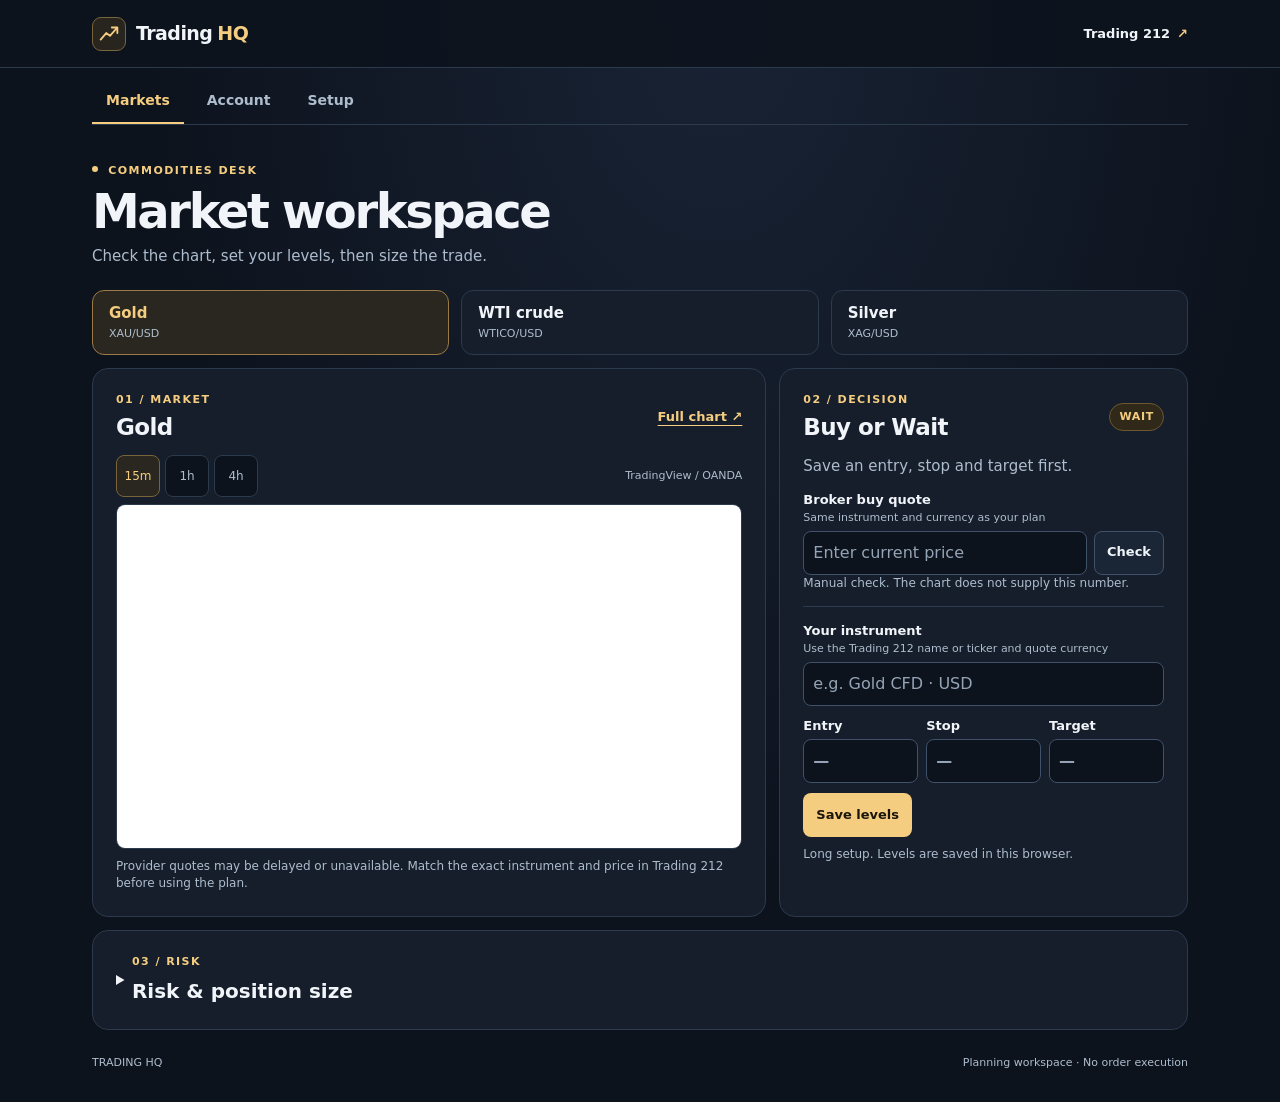
<file: index.html>
<!doctype html>
<html lang="en-GB">
<head>
<meta charset="utf-8">
<meta name="viewport" content="width=device-width,initial-scale=1">
<meta name="theme-color" content="#0d131d">
<meta name="description" content="Trading HQ mobile workspace for Gold, WTI crude and Silver.">
<title>Trading HQ · Commodity workspace</title>
<link rel="stylesheet" href="styles.css">
<script type="module" src="app.js"></script>
</head>
<body>
<header class="top"><div class="shell top-inner">
  <a class="brand" href="#markets"><span class="logo" aria-hidden="true"><svg viewBox="0 0 28 28" fill="none"><path d="m5 20 6-7 4 3 8-9M17 7h6v6" stroke="currentColor" stroke-width="2" stroke-linecap="round" stroke-linejoin="round"/></svg></span> Trading <strong>HQ</strong></a>
  <a class="broker" href="https://app.trading212.com/" target="_blank" rel="noopener">Trading 212 <span aria-hidden="true">↗</span></a>
</div></header>
<main class="shell">
  <nav class="nav" aria-label="Workspace"><a href="#markets" aria-current="page">Markets</a><a href="#account">Account</a><a href="#setup">Setup</a></nav>
  <section id="markets" class="page">
    <div class="intro"><p class="eyebrow"><span></span> COMMODITIES DESK</p><h1>Market workspace</h1><p>Check the chart, set your levels, then size the trade.</p></div>
    <div class="instruments" aria-label="Market selection">
      <button type="button" data-market="gold" aria-pressed="true"><b>Gold</b><small>XAU/USD</small></button>
      <button type="button" data-market="wti" aria-pressed="false"><b>WTI <span class="wide">crude</span></b><small>WTICO/USD</small></button>
      <button type="button" data-market="silver" aria-pressed="false"><b>Silver</b><small>XAG/USD</small></button>
    </div>
    <div class="layout">
      <section class="panel market-panel" aria-labelledby="market-name">
        <div class="section-head"><div><p class="eyebrow">01 / MARKET</p><h2 id="market-name">Gold</h2></div><a class="quiet-link" id="full-chart" href="https://www.tradingview.com/symbols/XAUUSD/?exchange=OANDA" target="_blank" rel="noopener">Full chart ↗</a></div>
        <div class="chart-tools"><div class="intervals" aria-label="Chart interval"><button type="button" data-interval="15" aria-pressed="true">15m</button><button type="button" data-interval="60" aria-pressed="false">1h</button><button type="button" data-interval="240" aria-pressed="false">4h</button></div><small>TradingView / OANDA</small></div>
        <iframe class="chart" id="market-chart" title="TradingView Gold chart" allowfullscreen></iframe>
        <p class="fine">Provider quotes may be delayed or unavailable. Match the exact instrument and price in Trading 212 before using the plan.</p>
      </section>
      <section class="panel decision" aria-labelledby="decision-title">
        <div class="section-head"><div><p class="eyebrow">02 / DECISION</p><h2 id="decision-title">Buy or Wait</h2></div><span id="decision-tag" class="tag">WAIT</span></div>
        <p id="decision-reason" aria-live="polite">Save an entry, stop and target first.</p>
        <form id="price-form">
          <label for="quote">Broker buy quote <small>Same instrument and currency as your plan</small></label>
          <div class="input-action"><input id="quote" type="number" inputmode="decimal" min="0" step="any" placeholder="Enter current price" required><button class="button secondary">Check</button></div>
        </form>
        <p id="quote-status" class="fine">Manual check. The chart does not supply this number.</p>
        <div class="separator"></div>
        <form id="levels-form">
          <label for="instrument">Your instrument <small>Use the Trading 212 name or ticker and quote currency</small></label>
          <input id="instrument" type="text" maxlength="70" placeholder="e.g. Gold CFD · USD" required>
          <div class="fields three">
            <label>Entry <input id="entry" type="number" inputmode="decimal" min="0" step="any" required placeholder="—"></label>
            <label>Stop <input id="stop" type="number" inputmode="decimal" min="0" step="any" required placeholder="—"></label>
            <label>Target <input id="target" type="number" inputmode="decimal" min="0" step="any" required placeholder="—"></label>
          </div>
          <button class="button primary">Save levels</button>
          <p class="fine feedback" id="level-status" role="status">Long setup. Levels are saved in this browser.</p>
        </form>
      </section>
    </div>
    <details class="panel risk" id="risk-panel">
      <summary><span><span class="eyebrow">03 / RISK</span><strong>Risk &amp; position size</strong></span></summary>
      <form id="risk-form">
        <p>Uses the saved entry and stop. Enter the broker’s value in pounds for a 1.00 price move on one order unit.</p>
        <div class="fields two">
          <label>Account equity (£)<input type="number" inputmode="decimal" id="equity" min="0" step="any" required></label>
          <label>Risk limit (%)<input type="number" inputmode="decimal" id="risk" min="0" max="100" step="any" required></label>
          <label>£ per point per unit<input type="number" inputmode="decimal" id="point" min="0" step="any" required></label>
          <label>Order size increment<input type="number" inputmode="decimal" id="step" min="0" step="any" required></label>
          <label>Broker minimum size<input type="number" inputmode="decimal" id="minimum" min="0" step="any" required></label>
          <label>Planned units <small>Optional</small><input type="number" inputmode="decimal" id="units" min="0" step="any"></label>
        </div>
        <button class="button primary">Calculate</button>
        <p id="risk-result" class="output" role="status">Save a plan and enter the broker’s contract details to check size.</p>
        <p class="fine">Estimates exclude spread, fees, financing and slippage. Check broker margin before trading. Stops can fill at a worse price.</p>
      </form>
    </details>
  </section>
  <section id="account" class="page" hidden>
    <div class="intro"><p class="eyebrow"><span></span> TRADING 212</p><h1>Account &amp; positions</h1><p>Review a CSV snapshot or check current figures in the broker app.</p></div>
    <section class="panel">
      <div class="section-head"><div><p class="eyebrow">CSV / PRIVATE TO THIS TAB</p><h2>Import Trading 212 CSV</h2></div><span class="tag neutral">FILE SNAPSHOT</span></div>
      <p>In Trading 212, tap Menu → History → Export. A standard CFD CSV includes closed activity. Check the broker for your current balance and positions.</p>
      <div class="actions"><label class="button primary file-button">Choose CSV<input id="csv-file" type="file" accept=".csv,text/csv"></label><button type="button" id="clear-csv" class="button secondary">Clear import</button></div>
      <p id="csv-status" class="fine feedback" role="status">No file imported. Your file stays in this tab.</p>
      <div class="snapshots">
        <div><small>Reported balance</small><strong id="account-balance">—</strong><p id="balance-note">Available when explicitly included in the file.</p></div>
        <div><small>Reported open positions</small><strong id="account-open">—</strong><p id="open-note">Available when explicitly included in the file.</p></div>
        <div><small>Closed positions</small><strong id="account-closed">—</strong><p>History from the selected export period.</p></div>
      </div>
      <div id="open-list"></div>
      <button type="button" id="use-balance" class="button secondary" hidden>Copy GBP balance to risk form</button>
      <details id="import-journal" hidden><summary>Closed trade journal <span id="closed-summary"></span></summary><label>Filter by instrument<input id="journal-filter" type="search" placeholder="e.g. Gold"></label><div id="journal-list"></div></details>
    </section>
    <section class="panel compact"><h2>Existing Trading HQ tools</h2><p>Use the original performance chart, journal and custom watchlist.</p><a class="quiet-link" href="workflow.html">Open existing tools →</a><p class="fine">Older watchlists and levels stay on the browser and address where you saved them. Your existing GitHub Pages shortcut still opens those tools.</p></section>
  </section>
  <section id="setup" class="page" hidden>
    <div class="intro"><p class="eyebrow"><span></span> QUICK START</p><h1>Set up Trading HQ</h1><p>Three steps for your first phone session.</p></div>
    <div class="layout setup-layout">
      <section class="panel">
        <h2>First session</h2>
        <ol class="steps">
          <li><div><b>Pick a market</b><p>Check the chart on 15m, 1h or 4h. Match your broker symbol.</p><a href="#markets">Open Markets →</a></div></li>
          <li><div><b>Import account history</b><p>Choose your Trading 212 CSV. Check the broker for fields missing from the export.</p><a href="#account">Open Account →</a></div></li>
          <li><div><b>Save a plan and check risk</b><p>Enter your instrument, entry, stop and target. Check the broker quote, then calculate size.</p><a href="#markets">Open your plan →</a></div></li>
        </ol>
        <details><summary>Move saved levels between browsers</summary><p>Download your plan file on the old browser or host. Open it here to replace the plans in this browser. CSVs are excluded.</p><div class="actions"><button type="button" id="export-plans" class="button secondary">Download plans</button><label class="button secondary file-button">Import plans<input type="file" id="import-plans" accept=".json,application/json"></label></div><p id="transfer-status" class="fine feedback" role="status"></p></details>
      </section>
      <section class="panel">
        <h2>Connection status</h2>
        <ul class="statuses">
          <li><b>Charts</b><span>TradingView embed</span><p>Quote timing and availability depend on the provider.</p></li>
          <li><b>Balance &amp; CFD positions</b><span>CSV / broker app</span><p>Current figures are available in Trading 212. Its public API supports Invest and Stocks ISA accounts.</p></li>
          <li><b>Background alerts</b><span>Service needed</span><p>Saved levels are manual. Your ChatGPT commodity alerts are separate.</p></li>
          <li><b>News feed</b><span>Service needed</span><p>A licensed feed and timestamped headlines would appear here.</p></li>
        </ul>
      </section>
    </div>
    <section class="panel upgrade">
      <div class="section-head"><div><p class="eyebrow">EXISTING REPOSITORY / MAIN</p><h2>Upgrade checklist</h2></div><a class="quiet-link" href="https://github.com/welshescape-tech/trading-hq-live" target="_blank" rel="noopener">GitHub ↗</a></div>
      <ol class="steps">
        <li><div><b>P0 · Review and merge the workspace</b><p><code>index.html</code> is the Pages entry. <code>styles.css</code> and <code>app.js</code> power the mobile view. <code>workflow.html</code> keeps the original tools. Keep Pages on <code>main / (root)</code> for the phone shortcut.</p></div></li>
        <li><div><b>P0 · Verify a fresh CSV</b><p><code>trading-core.js</code> reads the export. Supported snapshot columns are listed in <code>README.md</code>. Check history and any explicitly reported balance or open positions against the broker.</p></div></li>
        <li><div><b>P1 · Connect a licensed quote source</b><p>Proposed <code>services/quotes.js</code> for a server-side feed. Keep source and timestamp labels in <code>app.js</code>.</p></div></li>
        <li><div><b>P2 · Add alerts and news services</b><p>Proposed <code>services/alerts.js</code> and <code>services/news.js</code>. Set up hosting, delivery and feed licensing before enabling either.</p></div></li>
      </ol>
      <p class="fine"><a href="https://helpcentre.trading212.com/hc/en-us/articles/36243765206301-How-to-export-the-trading-data-from-my-CFD-account" target="_blank" rel="noopener">Trading 212 CSV guide ↗</a> · <a href="https://docs.trading212.com/api/section/general-information/only-for-invest-and-stocks-isa" target="_blank" rel="noopener">API account support ↗</a></p>
      <a class="quiet-link" href="https://welshescape-tech.github.io/trading-hq-live/" target="_blank" rel="noopener">Existing phone shortcut ↗</a>
    </section>
  </section>
</main>
<footer class="shell"><span>TRADING HQ</span><span>Planning workspace · No order execution</span></footer>
</body>
</html>
</file>
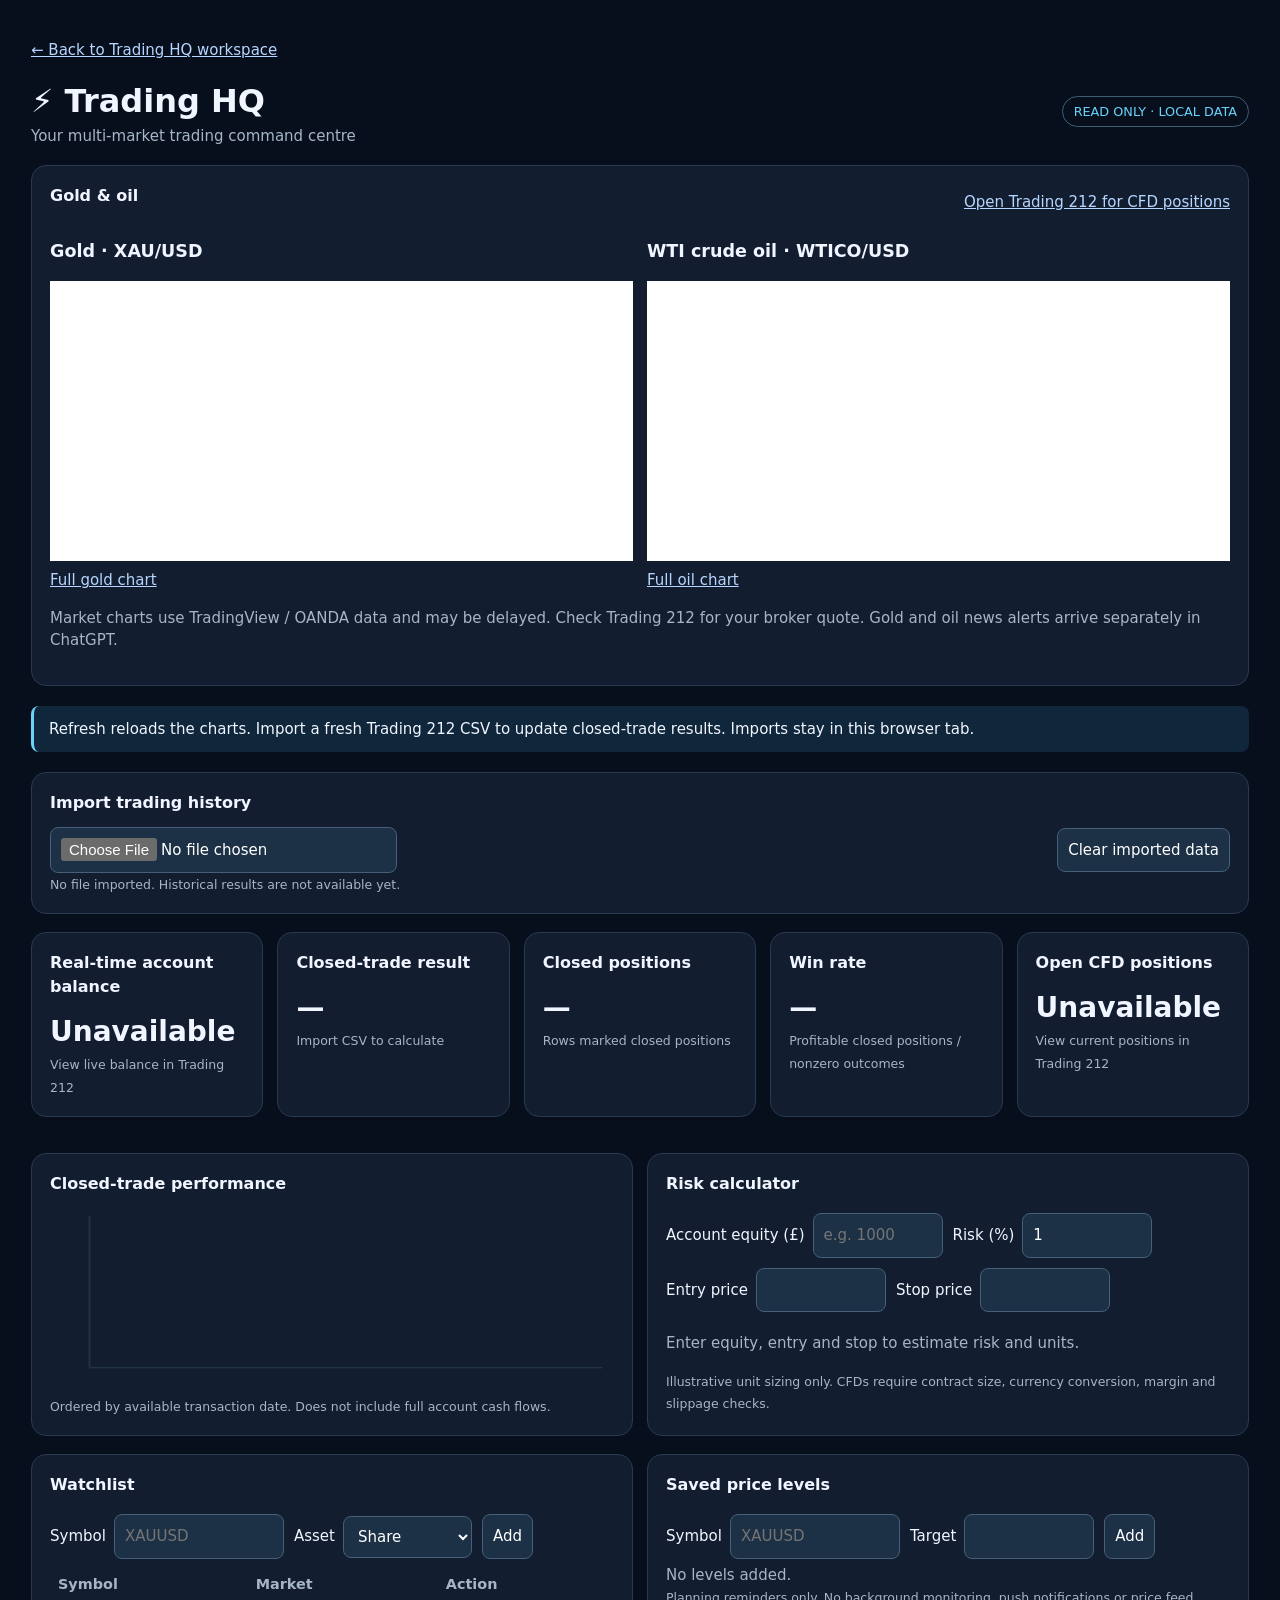
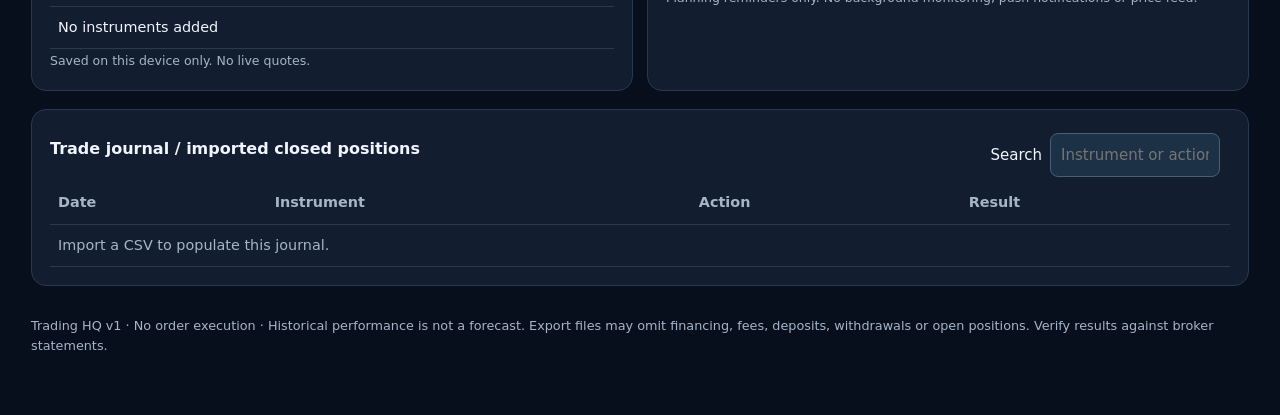
<file: workflow.html>
<!doctype html>
<html lang="en"><head><meta charset="utf-8"><meta name="viewport" content="width=device-width,initial-scale=1"><meta name="theme-color" content="#080f1c"><title>Trading HQ | Dashboard</title>
<style>
:root{color-scheme:dark;--bg:#080f1c;--panel:#121e30;--line:#293a50;--muted:#a6b5c8;--blue:#6bd2fa;--green:#61d6a4;--red:#ff8190}
*{box-sizing:border-box}body{margin:0;background:var(--bg);color:#f0f5ff;font:15px/1.5 system-ui,Segoe UI,sans-serif}main{max-width:1250px;margin:auto;padding:24px 16px 60px}header,.flex{display:flex;justify-content:space-between;align-items:center;gap:12px;flex-wrap:wrap}h1{margin:0;font-size:2rem}h2{font-size:1rem;margin:0 0 12px}p,small,.muted{color:var(--muted)}.pill{border:1px solid #3c5e77;border-radius:20px;padding:5px 11px;color:var(--blue);font-size:.8rem}.grid{display:grid;grid-template-columns:repeat(auto-fit,minmax(210px,1fr));gap:14px;margin:18px 0}.card{background:var(--panel);border:1px solid var(--line);border-radius:15px;padding:18px;min-width:0}.value{font-size:1.75rem;font-weight:750;overflow-wrap:anywhere}.good{color:var(--green)}.bad{color:var(--red)}a{color:#b6d5ff}.market-chart{display:block;width:100%;height:280px;border:0;margin-bottom:.5rem}.notice{border-left:3px solid var(--blue);padding:12px 15px;background:#10263a;border-radius:8px;margin:20px 0}button,input,select{background:#1c3046;color:white;border:1px solid #456078;border-radius:8px;padding:10px;font:inherit}button{cursor:pointer}button:hover{border-color:var(--blue)}input[type=file]{max-width:100%}input[type=number]{width:130px}input[type=text]{width:170px}label{display:inline-flex;align-items:center;gap:8px;flex-wrap:wrap;margin:5px 10px 5px 0}table{border-collapse:collapse;width:100%;font-size:.9rem}th,td{padding:10px 8px;text-align:left;border-bottom:1px solid var(--line)}th{color:var(--muted)}.scroll{overflow:auto}section{margin-top:18px}.two{display:grid;grid-template-columns:repeat(auto-fit,minmax(310px,1fr));gap:14px}canvas{width:100%;height:180px}footer{margin-top:30px;color:var(--muted);font-size:.8rem}
</style></head><body><main><p><a href="index.html#account">← Back to Trading HQ workspace</a></p>
<header><div><h1>⚡ Trading HQ</h1><div class="muted">Your multi-market trading command centre</div></div><span class="pill">READ ONLY · LOCAL DATA</span></header>
<section class="card" aria-labelledby="markets-heading">
  <div class="flex"><h2 id="markets-heading">Gold &amp; oil</h2>
    <a href="https://app.trading212.com/" target="_blank" rel="noopener noreferrer">Open Trading 212 for CFD positions</a>
  </div>
  <div class="two">
    <div>
      <h3>Gold · XAU/USD</h3>
      <iframe class="market-chart" title="TradingView gold chart" src="https://s.tradingview.com/widgetembed/?symbol=OANDA%3AXAUUSD&amp;interval=15&amp;theme=dark&amp;hidesidetoolbar=1&amp;symboledit=0"></iframe>
      <a href="https://www.tradingview.com/symbols/XAUUSD/?exchange=OANDA" target="_blank" rel="noopener noreferrer">Full gold chart</a>
    </div>
    <div>
      <h3>WTI crude oil · WTICO/USD</h3>
      <iframe class="market-chart" title="TradingView WTI crude oil chart" src="https://s.tradingview.com/widgetembed/?symbol=OANDA%3AWTICOUSD&amp;interval=15&amp;theme=dark&amp;hidesidetoolbar=1&amp;symboledit=0"></iframe>
      <a href="https://www.tradingview.com/symbols/WTICOUSD/?exchange=OANDA" target="_blank" rel="noopener noreferrer">Full oil chart</a>
    </div>
  </div>
  <p class="muted">Market charts use TradingView / OANDA data and may be delayed. Check Trading 212 for your broker quote. Gold and oil news alerts arrive separately in ChatGPT.</p>
</section>
<div class="notice">Refresh reloads the charts. Import a fresh Trading 212 CSV to update closed-trade results. Imports stay in this browser tab.</div>
<section class="card"><h2>Import trading history</h2><div class="flex"><input id="csv" type="file" accept=".csv,text/csv"><button id="clear">Clear imported data</button></div><small id="status">No file imported. Historical results are not available yet.</small></section>
<div class="grid"><div class="card"><h2>Real-time account balance</h2><div class="value">Unavailable</div><small>View live balance in Trading 212</small></div><div class="card"><h2>Closed-trade result</h2><div class="value" id="pnl">—</div><small id="pnlNote">Import CSV to calculate</small></div><div class="card"><h2>Closed positions</h2><div class="value" id="trades">—</div><small>Rows marked closed positions</small></div><div class="card"><h2>Win rate</h2><div class="value" id="win">—</div><small>Profitable closed positions / nonzero outcomes</small></div><div class="card"><h2>Open CFD positions</h2><div class="value">Unavailable</div><small>View current positions in Trading 212</small></div></div>
<div class="two"><section class="card"><h2>Closed-trade performance</h2><canvas id="chart" width="600" height="220" aria-label="Cumulative closed-trade results chart"></canvas><small>Ordered by available transaction date. Does not include full account cash flows.</small></section><section class="card"><h2>Risk calculator</h2><div><label>Account equity (£) <input id="equity" type="number" min="0" step=".01" placeholder="e.g. 1000"></label><label>Risk (%) <input id="risk" type="number" min="0" max="100" step=".1" value="1"></label></div><div><label>Entry price <input id="entry" type="number" min="0" step="any"></label><label>Stop price <input id="stop" type="number" min="0" step="any"></label></div><p id="riskout">Enter equity, entry and stop to estimate risk and units.</p><small>Illustrative unit sizing only. CFDs require contract size, currency conversion, margin and slippage checks.</small></section></div>
<div class="two"><section class="card"><h2>Watchlist</h2><div><label>Symbol <input id="symbol" type="text" placeholder="XAUUSD"></label><label>Asset <select id="asset"><option>Share</option><option>ETF / ETC</option><option>Commodity</option><option>Index</option><option>FX</option><option>Crypto</option></select></label><button id="add">Add</button></div><div class="scroll"><table><thead><tr><th>Symbol</th><th>Market</th><th>Action</th></tr></thead><tbody id="watch"></tbody></table></div><small>Saved on this device only. No live quotes.</small></section><section class="card"><h2>Saved price levels</h2><div><label>Symbol <input id="alertsymbol" type="text" placeholder="XAUUSD"></label><label>Target <input id="target" type="number" step="any"></label><button id="addalert">Add</button></div><div id="alerts" class="muted">No levels added.</div><small>Planning reminders only. No background monitoring, push notifications or price feed.</small></section></div>
<section class="card"><div class="flex"><h2>Trade journal / imported closed positions</h2><label>Search <input id="filter" type="text" placeholder="Instrument or action"></label></div><div class="scroll"><table><thead><tr><th>Date</th><th>Instrument</th><th>Action</th><th>Result</th></tr></thead><tbody id="journal"><tr><td colspan="4" class="muted">Import a CSV to populate this journal.</td></tr></tbody></table></div><small id="count"></small></section>
<footer>Trading HQ v1 · No order execution · Historical performance is not a forecast. Export files may omit financing, fees, deposits, withdrawals or open positions. Verify results against broker statements.</footer>
</main><script>
const $=id=>document.getElementById(id);let closed=[];const money=n=>(n<0?'-':'')+'£'+Math.abs(n).toLocaleString('en-GB',{minimumFractionDigits:2,maximumFractionDigits:2});
function parseCSV(s){const out=[];let row=[],cell='',quote=false;for(let i=0;i<s.length;i++){let c=s[i];if(c==='"'){if(quote&&s[i+1]==='"'){cell+='"';i++}else quote=!quote}else if(c===','&&!quote){row.push(cell);cell=''}else if((c==='\n'||c==='\r')&&!quote){if(c==='\r'&&s[i+1]==='\n')i++;row.push(cell);if(row.some(x=>x.trim()))out.push(row);row=[];cell=''}else cell+=c}row.push(cell);if(row.some(x=>x.trim()))out.push(row);return out}
function num(s){if(s==null||String(s).trim()==='')return NaN;let v=String(s).replace(/[£$€,\s]/g,'');if(/^\(.*\)$/.test(v))v='-'+v.slice(1,-1);return Number(v)}
function draw(){const c=$('chart'),g=c.getContext('2d'),w=c.width,h=c.height;g.clearRect(0,0,w,h);g.strokeStyle='#30475d';g.beginPath();g.moveTo(42,10);g.lineTo(42,h-25);g.lineTo(w-12,h-25);g.stroke();if(!closed.length)return;let sum=0,pts=[0];for(const x of closed)pts.push(sum+=x.pnl);let lo=Math.min(...pts,0),hi=Math.max(...pts,0);if(lo===hi){lo-=1;hi+=1}g.strokeStyle='#6bd2fa';g.lineWidth=2;g.beginPath();pts.forEach((v,i)=>{let x=42+i/Math.max(1,pts.length-1)*(w-55),y=10+(hi-v)/(hi-lo)*(h-35);i?g.lineTo(x,y):g.moveTo(x,y)});g.stroke();g.fillStyle='#a6b5c8';g.font='12px sans-serif';g.fillText(money(hi),45,12);g.fillText(money(lo),45,h-30)}
function render(){let pnl=closed.reduce((a,x)=>a+x.pnl,0),wins=closed.filter(x=>x.pnl>0).length,nonzero=closed.filter(x=>x.pnl!==0).length;$('pnl').textContent=closed.length?money(pnl):'—';$('pnl').className='value '+(pnl<0?'bad':'good');$('trades').textContent=closed.length||'—';$('win').textContent=nonzero?(100*wins/nonzero).toFixed(1)+'%':'—';draw();let q=$('filter').value.toLowerCase();let matches=closed.filter(x=>(x.instrument+' '+x.action).toLowerCase().includes(q));$('journal').innerHTML=matches.slice(-150).reverse().map(x=>'<tr><td>'+esc(x.date)+'</td><td>'+esc(x.instrument)+'</td><td>'+esc(x.action)+'</td><td class="'+(x.pnl<0?'bad':'good')+'">'+money(x.pnl)+'</td></tr>').join('')||'<tr><td colspan="4">No matching closed positions</td></tr>';$('count').textContent=matches.length+' matching records; showing latest 150.'}
function esc(s){return String(s??'').replace(/[&<>"']/g,c=>({'&':'&amp;','<':'&lt;','>':'&gt;','"':'&quot;',"'":'&#39;'}[c]))}
let importRequest = 0;
$('csv').addEventListener('change', async e => {
  const file = e.target.files[0];
  if (!file) return;
  const request = ++importRequest;
  try {
    const rows = parseCSV((await file.text()).replace(/^\uFEFF/, ''));
    if (request !== importRequest) return;
    const headers = (rows.shift() || []).map(value => value.trim().toLowerCase().replace(/^recordtype$/, 'record type'));
    const index = (...names) => names.map(name => headers.indexOf(name)).find(i => i >= 0) ?? -1;
    const recordType = index('record type');
    const isCFD = recordType >= 0;
    const action = isCFD ? recordType : index('action', 'type');
    const result = isCFD
      ? index('total result (account currency)')
      : index('result (gbp)', 'result', 'p/l (gbp)', 'profit/loss', 'profit / loss', 'realised p/l', 'realized p/l');
    const currency = index('account currency');
    const instrument = index('instrument', 'name', 'ticker', 'symbol');
    const date = isCFD ? index('date closed (utc)') : index('time', 'date', 'created on', 'execution time');
    if (action < 0 || result < 0 || (isCFD && currency < 0)) {
      throw Error('Please choose a Trading 212 history CSV with closed-position results.');
    }
    const positions = rows.filter(row => /position closed|close position|closed position/i.test((row[action] || '').replaceAll('_', ' ')));
    if (isCFD && positions.some(row => row[currency]?.trim().toUpperCase() !== 'GBP')) {
      throw Error('This dashboard displays GBP and requires a GBP account export.');
    }
    closed = positions.map(row => ({
      date: row[date] || '',
      instrument: row[instrument] || 'Unknown',
      action: row[action] || '',
      pnl: num(row[result])
    })).filter(position => Number.isFinite(position.pnl));
    const dateValue = value => {
      if (!isCFD) return Date.parse(value);
      const timestamp = value.trim().replace(' ', 'T');
      return Date.parse(/[Zz]$|[+-]\d{2}:?\d{2}$/.test(timestamp) ? timestamp : timestamp + 'Z');
    };
    closed.sort((a, b) => {
      const aTime = dateValue(a.date);
      const bTime = dateValue(b.date);
      return Number.isFinite(aTime) && Number.isFinite(bTime) ? aTime - bTime : 0;
    });
    const skipped = positions.length - closed.length;
    $('status').textContent = file.name + ' · ' + rows.length + ' records · ' + closed.length +
      ' closed positions imported.' + (skipped ? ' Skipped ' + skipped + ' with missing or invalid results.' : '');
    $('pnlNote').textContent = isCFD ? 'Sum of Total result for closed positions in GBP' : 'Sum of imported closed-position result column';
    render();
  } catch (error) {
    if (request !== importRequest) return;
    closed = [];
    $('pnlNote').textContent = 'Import CSV to calculate';
    render();
    $('status').textContent = 'Import error: ' + error.message;
  }
});
$('clear').onclick=()=>{importRequest++;closed=[];$('pnlNote').textContent='Import CSV to calculate';$('csv').value='';$('status').textContent='Imported data cleared.';render()};$('filter').oninput=render;
function risk(){let e=num($('equity').value),p=num($('risk').value),a=num($('entry').value),b=num($('stop').value);if(!Number.isFinite(e)||e<=0||!Number.isFinite(p)||p<=0||!Number.isFinite(a)||!Number.isFinite(b)||a===b){$('riskout').textContent='Enter positive equity and risk, plus different entry and stop prices.';return}let cash=e*p/100;$('riskout').textContent='Maximum planned risk: '+money(cash)+' · Indicative units: '+(cash/Math.abs(a-b)).toFixed(4)}['equity','risk','entry','stop'].forEach(id=>$(id).oninput=risk);
const key='tradinghq-v1-watch',akey='tradinghq-v1-alerts';function read(k){try{return JSON.parse(localStorage.getItem(k)||'[]')}catch{return []}}function save(k,v){try{localStorage.setItem(k,JSON.stringify(v))}catch{}}let watch=read(key),alerts=read(akey);function renderWatch(){$('watch').innerHTML=watch.map((x,i)=>'<tr><td>'+esc(x.symbol)+'</td><td>'+esc(x.asset)+'</td><td><button data-i="'+i+'">Remove</button></td></tr>').join('')||'<tr><td colspan="3">No instruments added</td></tr>';document.querySelectorAll('#watch button').forEach(b=>b.onclick=()=>{watch.splice(+b.dataset.i,1);save(key,watch);renderWatch()})}function renderAlerts(){$('alerts').innerHTML=alerts.map((x,i)=>'<p>'+esc(x.symbol)+' · '+esc(x.target)+' <button data-i="'+i+'">Remove</button></p>').join('')||'No levels added.';document.querySelectorAll('#alerts button').forEach(b=>b.onclick=()=>{alerts.splice(+b.dataset.i,1);save(akey,alerts);renderAlerts()})}
$('add').onclick=()=>{let symbol=$('symbol').value.trim().toUpperCase();if(!symbol)return;watch.push({symbol,asset:$('asset').value});save(key,watch);$('symbol').value='';renderWatch()};$('addalert').onclick=()=>{let symbol=$('alertsymbol').value.trim().toUpperCase(),target=num($('target').value);if(!symbol||!Number.isFinite(target))return;alerts.push({symbol,target});save(akey,alerts);$('alertsymbol').value='';$('target').value='';renderAlerts()};renderWatch();renderAlerts();draw();
</script></body></html>
</file>
<file: styles.css>
:root{color-scheme:dark;--bg:#0d131d;--surface:#151e2a;--raised:#1a2636;--line:#2c3a4d;--text:#f1f4f8;--muted:#aebdce;--gold:#f5cd80;--green:#a3e4be;--focus:#88cafa;--radius:16px;font-family:system-ui,-apple-system,"Segoe UI",sans-serif}
*{box-sizing:border-box}body{margin:0;background:radial-gradient(ellipse at 56% 0,#192335 0,transparent 570px),var(--bg);color:var(--text);font-size:15px;line-height:1.5}a{color:var(--gold);text-underline-offset:4px}a:hover{color:#fff}button,input{font:inherit}button{cursor:pointer}button:disabled{opacity:.55;cursor:default}a:focus-visible,button:focus-visible,input:focus-visible,summary:focus-visible,label.file-button:focus-within{outline:2px solid var(--focus);outline-offset:3px}input:focus-visible{outline-offset:1px}[hidden]{display:none!important}
.shell{max-width:1180px;margin:auto;padding-inline:clamp(14px,4vw,42px)}.top{border-bottom:1px solid var(--line);background:#0d131de8}.top-inner{display:flex;justify-content:space-between;align-items:center;min-height:67px;gap:12px}.brand{display:flex;align-items:center;gap:5px;text-decoration:none;color:var(--text);font-size:19px;letter-spacing:-.03em;font-weight:650;white-space:nowrap}.brand strong{color:var(--gold)}.logo{width:34px;height:34px;display:grid;place-items:center;border:1px solid #79643c;border-radius:9px;background:#28251f;color:var(--gold);margin-right:5px}.logo svg{width:26px}.broker{display:inline-flex;align-items:center;gap:7px;min-height:42px;font-weight:650;color:var(--text);text-decoration:none;font-size:13px}.broker span{color:var(--gold)}
.nav{display:flex;gap:9px;margin-top:14px;border-bottom:1px solid var(--line)}.nav a{padding:10px 14px 11px;min-height:44px;text-decoration:none;color:var(--muted);border-bottom:2px solid transparent;font-weight:650;font-size:14px}.nav a[aria-current=page]{color:var(--gold);border-bottom-color:var(--gold)}.intro{padding:26px 0 20px}.eyebrow{display:block;color:var(--gold);font-size:.69rem;font-weight:750;letter-spacing:.13em;margin:0 0 6px}.eyebrow span{display:inline-block;width:6px;height:6px;background:var(--gold);border-radius:50%;margin-right:5px;vertical-align:2px}h1,h2,p{margin:0}h1{font-size:clamp(30px,5vw,48px);line-height:1.08;letter-spacing:-.05em;margin-bottom:8px}h2{font-size:clamp(18px,3vw,23px);line-height:1.2;letter-spacing:-.025em}p,small{color:var(--muted)}.intro p:last-child{font-size:15px}.fine{font-size:12px;line-height:1.45}.feedback{margin-top:9px;min-height:1.45em;overflow-wrap:anywhere}
.instruments{display:grid;grid-template-columns:repeat(3,minmax(0,1fr));gap:8px;margin-bottom:13px}.instruments button{background:var(--surface);color:var(--text);text-align:left;border:1px solid var(--line);border-radius:12px;padding:9px clamp(8px,2vw,16px);min-height:61px}.instruments button[aria-pressed=true]{background:#29271f;border-color:#9a7a45}.instruments button[aria-pressed=true] b{color:var(--gold)}.instruments small{display:block;font-size:11px;white-space:nowrap;margin-top:2px}.layout{display:grid;gap:13px}.panel{padding:clamp(15px,2.5vw,23px);min-width:0;border:1px solid var(--line);border-radius:var(--radius);background:var(--surface)}.panel+.panel,.layout+.panel{margin-top:13px}.layout>.panel{margin-top:0}.section-head{display:flex;justify-content:space-between;align-items:center;gap:10px;margin-bottom:13px}.quiet-link{font-size:13px;font-weight:650;white-space:nowrap}.chart-tools{display:flex;align-items:center;justify-content:space-between;gap:6px;flex-wrap:wrap;margin-bottom:7px}.chart-tools small{font-size:11px}.intervals{display:flex;gap:5px}.intervals button{min-width:44px;min-height:42px;padding:4px 7px;color:var(--muted);background:var(--bg);border:1px solid var(--line);border-radius:8px;font-size:12px}.intervals button[aria-pressed=true]{color:var(--gold);background:#29271f;border-color:#79643c}.chart{display:block;border:1px solid var(--line);border-radius:9px;width:100%;height:280px;background:#101723;margin-bottom:9px}.tag{display:inline-block;border-radius:999px;background:#302919;color:var(--gold);border:1px solid #6c572f;padding:5px 9px;font-weight:800;letter-spacing:.065em;font-size:11px;white-space:nowrap}.tag.good{background:#19352c;color:var(--green);border-color:#406451}.tag.neutral{color:var(--muted);background:#1e2b3a;border-color:var(--line);white-space:normal}.decision>p{margin-bottom:12px}.decision form>p,.risk form>p{margin-top:9px}.separator{height:1px;background:var(--line);margin:14px 0}
label{display:block;color:var(--text);font-size:13px;font-weight:650}label small{display:block;font-weight:400;font-size:11px;margin-top:1px}input:not([type=file]){width:100%;min-width:0;color:var(--text);background:var(--bg);border:1px solid #40516a;border-radius:8px;min-height:44px;padding:7px 9px;margin-top:4px;font-size:16px}input::placeholder{color:#94a4b6}.input-action{display:flex;align-items:end;gap:7px}.button{display:inline-flex;align-items:center;justify-content:center;min-height:44px;padding:8px 12px;border:1px solid transparent;border-radius:8px;line-height:1.25;font-size:13px;font-weight:750;text-align:center}.primary{background:var(--gold);color:#1b160c}.secondary{background:var(--raised);color:var(--text);border-color:#40516a}.button:hover{filter:brightness(1.1)}.fields{display:grid;gap:8px;margin:10px 0}.fields.three{grid-template-columns:repeat(3,minmax(0,1fr))}.fields.two{grid-template-columns:repeat(2,minmax(0,1fr));max-width:650px}.actions{display:flex;gap:8px;flex-wrap:wrap;margin-top:13px}.file-button{position:relative;cursor:pointer}.file-button input{opacity:0;position:absolute;inset:0;width:100%;height:100%;cursor:pointer}
details{min-width:0}summary{cursor:pointer;font-weight:700;min-height:44px;padding:10px 0}summary span{vertical-align:middle}.risk summary{padding:0}.risk summary>span{display:inline-block;vertical-align:middle}.risk summary strong{display:block;font-size:20px}.risk[open] summary{margin-bottom:10px}.output{background:var(--bg);border:1px solid var(--line);border-radius:8px;padding:10px;color:var(--text);overflow-wrap:anywhere}
.snapshots{display:grid;gap:8px;margin:15px 0}.snapshots>div{border:1px solid var(--line);border-radius:9px;padding:10px;background:var(--bg)}.snapshots strong{display:block;font-size:21px}.snapshots p{font-size:12px}.record-list,.statuses{padding:0;list-style:none}.record-list li,.statuses li{padding:9px 0;border-top:1px solid var(--line);overflow-wrap:anywhere}.record-list li small{display:block}.statuses{margin:13px 0 0}.statuses span{float:right;font-size:12px;color:var(--gold);margin-left:6px}.statuses p,.steps p{font-size:13px;margin:4px 0}.compact p{margin:6px 0}.steps{list-style:none;counter-reset:step;padding:0;margin:12px 0}.steps li{counter-increment:step;display:grid;grid-template-columns:29px 1fr;gap:10px;padding:9px 0;border-top:1px solid var(--line)}.steps li::before{content:counter(step,decimal-leading-zero);color:var(--gold);font-size:12px;font-weight:750;padding-top:3px}.steps a{display:inline-flex;align-items:center;min-height:38px;font-size:13px}.steps code{overflow-wrap:anywhere;color:var(--text)}footer.shell{display:flex;justify-content:space-between;gap:12px;padding-block:25px 30px;color:var(--muted);font-size:11px}
@media(min-width:580px){.snapshots{grid-template-columns:repeat(3,minmax(0,1fr))}.chart{height:340px}.instruments button{padding-block:11px}.intro{padding:32px 0 22px}}
@media(min-width:850px){.layout{grid-template-columns:minmax(0,1.65fr) minmax(315px,1fr)}.setup-layout{grid-template-columns:1fr 1fr}.chart{height:345px}.intro{padding-top:38px}.instruments{gap:12px}.nav{margin-top:12px}}
@media(max-width:350px){.wide{display:none}.chart-tools{gap:4px}.nav a{padding-inline:10px}}
</file>
